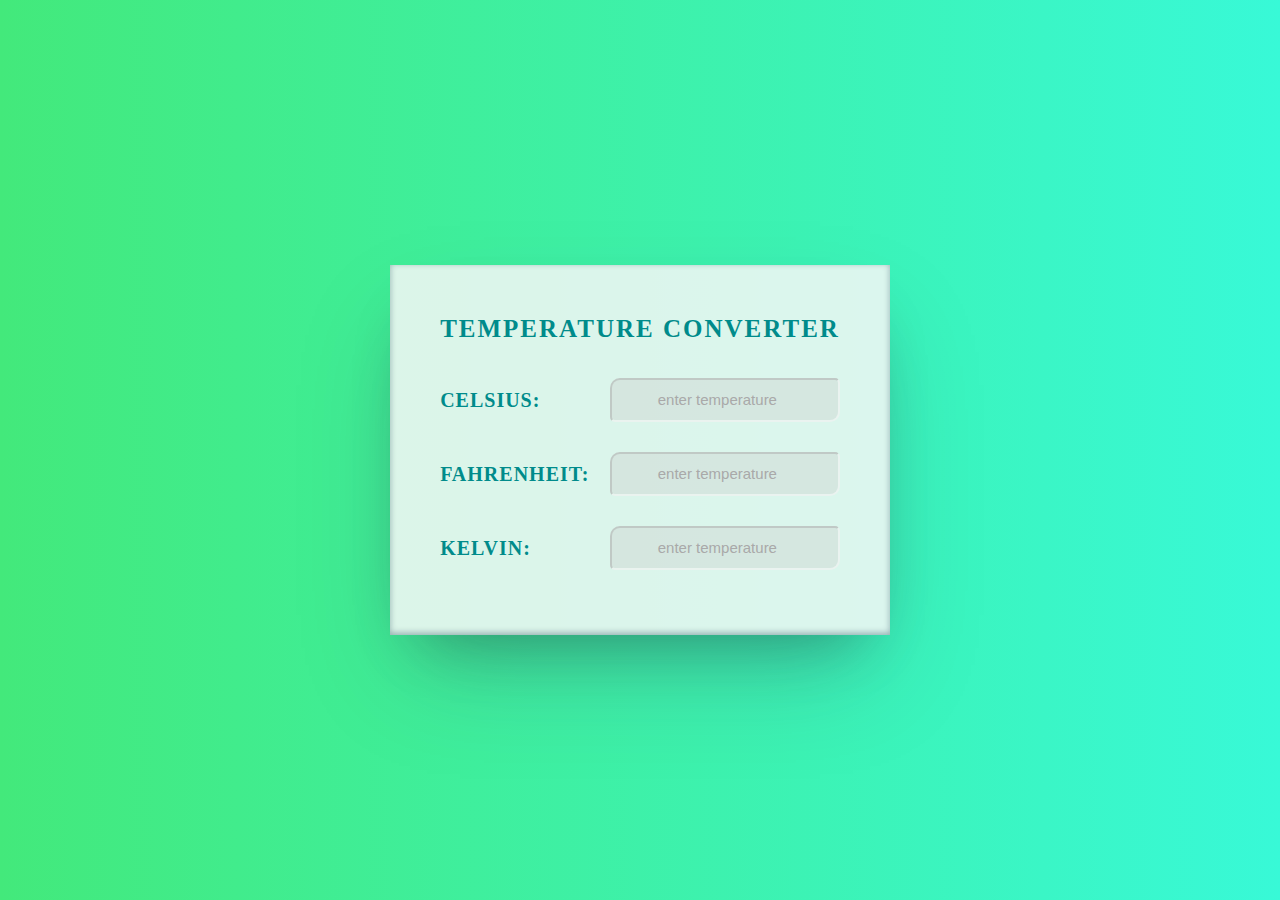
<file: task1/index.html>
<!DOCTYPE html>
<html lang="en">
<head>
    <meta charset="UTF-8">
    <meta http-equiv="X-UA-Compatible" content="IE=edge">
    <meta name="viewport" content="width=device-width, initial-scale=1.0">
    <title>Temperature Converter</title>
    <link rel="stylesheet" href="style.css">
</head>
<body>
    <div class="container">
        <div class="heading">Temperature Converter</div>
        <div class="inputfield">
            <div class="temperature-wrapper">
                <label>celsius:</label>
                <input type="number" onchange="calculateTemp(event)" name="celsius" id="celsiusbox"
                    placeholder="enter temperature">
            </div>
            <div class="temperature-wrapper">
                <label>fahrenheit:</label>
                <input type="number" onchange="calculateTemp(event)" name="fahrenheit" id="fahrenheitbox"
                    placeholder="enter temperature">
            </div>
            <div class="temperature-wrapper">
                <label>kelvin:</label>
                <input type="number" onchange="calculateTemp(event)" name="kelvin" id="kelvinbox"
                    placeholder="enter temperature">
            </div>
        </div>
    </div>
    <script src="main.js"></script>
</body>
</html>
</file>
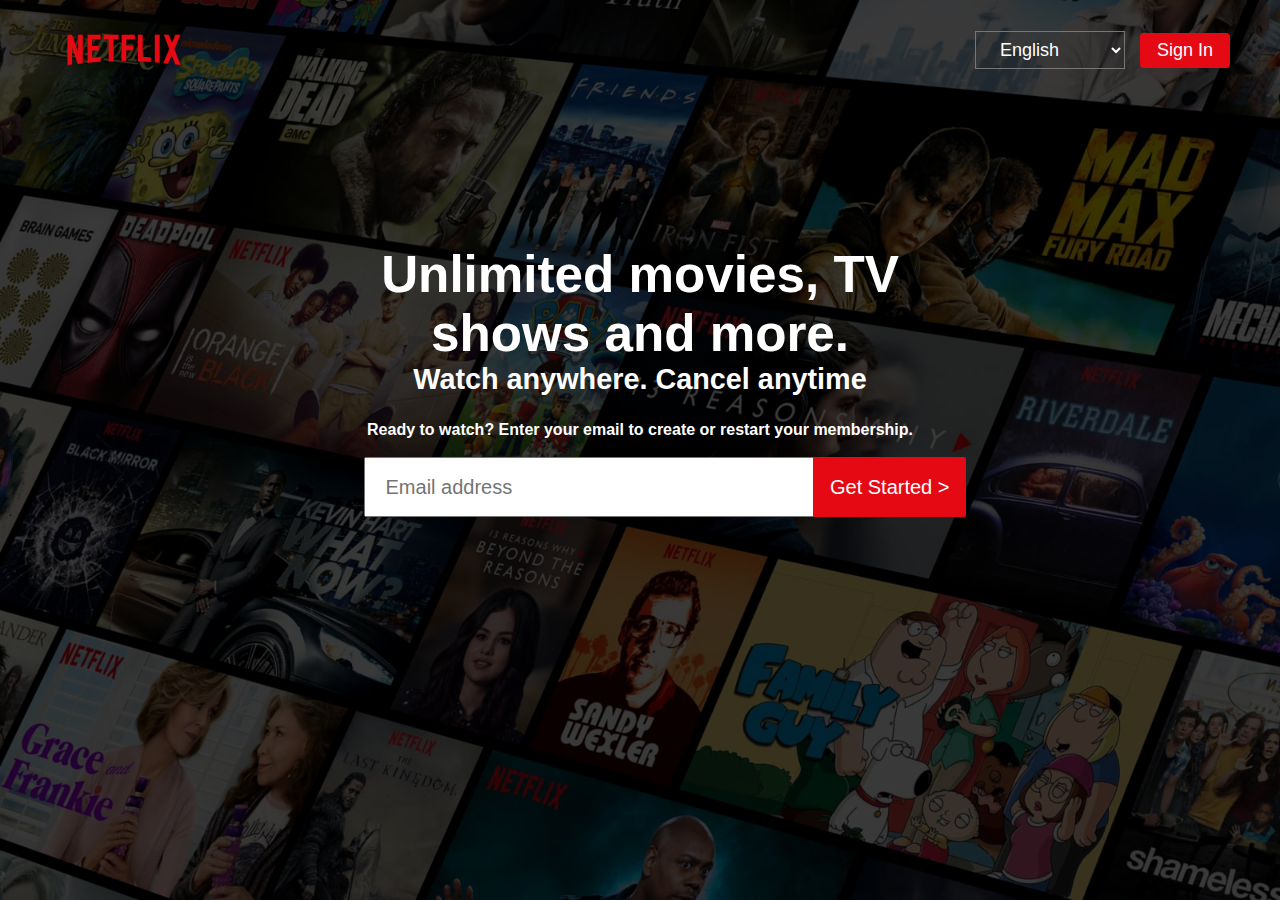
<file: task2/index.html>
<!DOCTYPE html>
<html lang="en">
<head>
    <meta charset="UTF-8">
    <meta http-equiv="X-UA-Compatible" content="IE=edge">
    <meta name="viewport" content="width=device-width, initial-scale=1.0">
    <title>Netflix India - Watch TV shows online, watch movies online</title>
    <link rel="stylesheet" href="style.css">
</head>
<body>
    <div class="container">
        <nav class="navbar">
            <div class="left">
                <img src="images/netflix-logo.png" alt="logo">
            </div>
            <div class="right">
                <select name="language" class="language" id="language">
                    <option value="volvo">English</option>
                    <option value="saab">Hindi</option>
                    <option value="saab">Tamil</option>
                    <option value="saab">Malayalam</option>
                    <option value="saab">Telugu</option>
                    <option value="saab">Kannada</option>

                  </select>
                <button><a href="#">Sign In</a></button>
            </div>
        </nav>


        <div class="title">
            <div class="content">
                <h1>Unlimited movies, TV shows and more.</h1>
                <h2>Watch anywhere. Cancel anytime</h2>
                <form action="#">
                    <h3>Ready to watch? Enter your email to create or restart your membership.</h3>
                    <div class="email">
                        <input type="email" name="email" placeholder="Email address" >
                        <button><a href="#">Get Started > </a></button>
                    </div>
                </form>
            </div>
        </div>
    </div>
</body>
</html>
</file>
<file: task1/style.css>
*{
    padding: 0;
    margin: 0;
    box-sizing: border-box;
}

body{
    background-image: linear-gradient(to right, #43e97b 0%, #38f9d7 100%);
    display: flex;
    flex-direction: column;
    flex-wrap: wrap;
    align-items: center;
    justify-content: center;
    width: 100%;
    height: 100vh;   
}

.container{
    text-align: center;
    padding: 50px;
    /* border: 1px solid black; */
    background: rgba(244, 246, 246, 0.863);
    color: darkcyan;
    box-shadow: rgba(50, 50, 93, 0.25) 0px 50px 100px -20px, rgba(0, 0, 0, 0.3) 0px 30px 60px -30px, rgba(10, 37, 64, 0.35) 0px -2px 6px 0px inset;
}

.heading{
    font-size: 25px;
    font-weight: bold;
    text-transform: uppercase;
    letter-spacing: 2px;
    margin-bottom: 20px;
}

.temperature-wrapper{
    display: flex;
    flex-direction: row;
    align-items: center;
    justify-content: space-between;
}

label{
    font-size: 20px;
    font-weight: bold;
    text-transform: uppercase;
    letter-spacing: 1px;
}

input{
    width: 230px;
    padding: 10px;
    margin: 15px 0px;
    outline: none;
    background: rgba(198, 194, 194, 0.3);
    border-color: rgba(255, 255, 255, 0.5);
    border-radius: 10px 5px;
    font-size: 17px;
}

input::placeholder{
    color: darkgrey;
    font-size: 15px;
    text-align: center;
}

@media(max-width:500px) and (min-width:300px){
    body{
        width: 100%;
    }
    .container{
        padding: 15px;
    }

    .heading{
        font-size: 20px;
    }

    label{
        font-size: 15px;
    }

    input{
        width: 170px;
        padding: 7px;
        margin: 10px 0px;
        font-size: 15px;
    }
}
</file>
<file: task2/style.css>
*{
    padding: 0;
    margin: 0;
    box-sizing: border-box;
}


body{
    width: 100%;
    height: 100vh;
    color: white;
    background-color: black;
    font-family: 'Helvetica Neue', Arial, Helvetica, sans-serif
}

.container::before{
    content: "";
    background: url(images/netflix-bg.jpg) no-repeat center center/cover ;
    position: absolute;
    height: 100%;
    width: 100%;
    opacity: 0.3;
    z-index: -1;
}

.container .navbar{
    height: 100px;
    display: flex;
}

.container .navbar .left{
    height: 100%;
    display: flex;
    float: left;
}

.container .navbar .left > img{
    height: 100px;
    position: absolute;
    left: 35px;
}

.container .navbar .right{
    display: flex;
    height: 100px;
    float: right;
    position: absolute;
    right: 50px;
}

.container .navbar .right .language{
    margin: auto;
    flex-direction: column;
    align-items: center;
    justify-content: center;
    font-size: 18px;
    padding: 7px 20px;
    color: white;
    background: none;
    cursor: pointer;
    margin-right: 15px;
}

.container .navbar .right .language option{
    background: grey;
}

.container .navbar .right button{
    margin: auto;
    align-items: center;
    justify-content: center;
    font-size: 18px;  
    font-weight: 400px;
    padding: 7px 17px;
    background: #e50914;
    cursor: pointer;
    outline: none;
    border-radius: 4px;
    border: none;
}

.container .navbar .right button a{
    text-decoration: none;
    color: white;
}

.container .title{
    padding: 70px 45px;
}

.container .title .content{
    width: 950px;
    margin: auto;
    padding: 75px 0;
    text-align: center;
}

.container .title .content h1{
    width: 650px;
    margin: auto;
    font-size: 3.2rem;
    text-align: center;
}

.container .title .content h2{
    width: 650px;
    margin: auto;
    font-size: 1.8rem;
    text-align: center;
}

.container .title .content form{
    margin: 25px 0;
}

.container .title .content form h3{
    font-size: 1rem;
    margin: 18px 0;
    text-align: center;   
}


.container .title .content form .email{
    width: 1000px;
    margin: auto;
}

.container .title .content form .email input{
    height: 60px;
    width: 450px;
    margin: auto;
    padding: 20px;
    font-size: 20px;
    outline: none;
}

.container .title .content form .email button{
    margin: auto;
    height: 60px;
    /* width: 150px; */
    align-items: center;
    justify-content: center;
    font-size: 20px;
    padding: 7px 17px;
    background: #e50914;
    cursor: pointer;
    outline: none;
    border-top-right-radius: 2px;
    border-bottom-right-radius: 2px;
    border: none;
    margin-left: -5px;
}

.container .title .content form .email button:hover{
    background-color: #f40612;
}


.container .title .content form .email button a{
    text-decoration: none;
    color: white;
}
</file>
